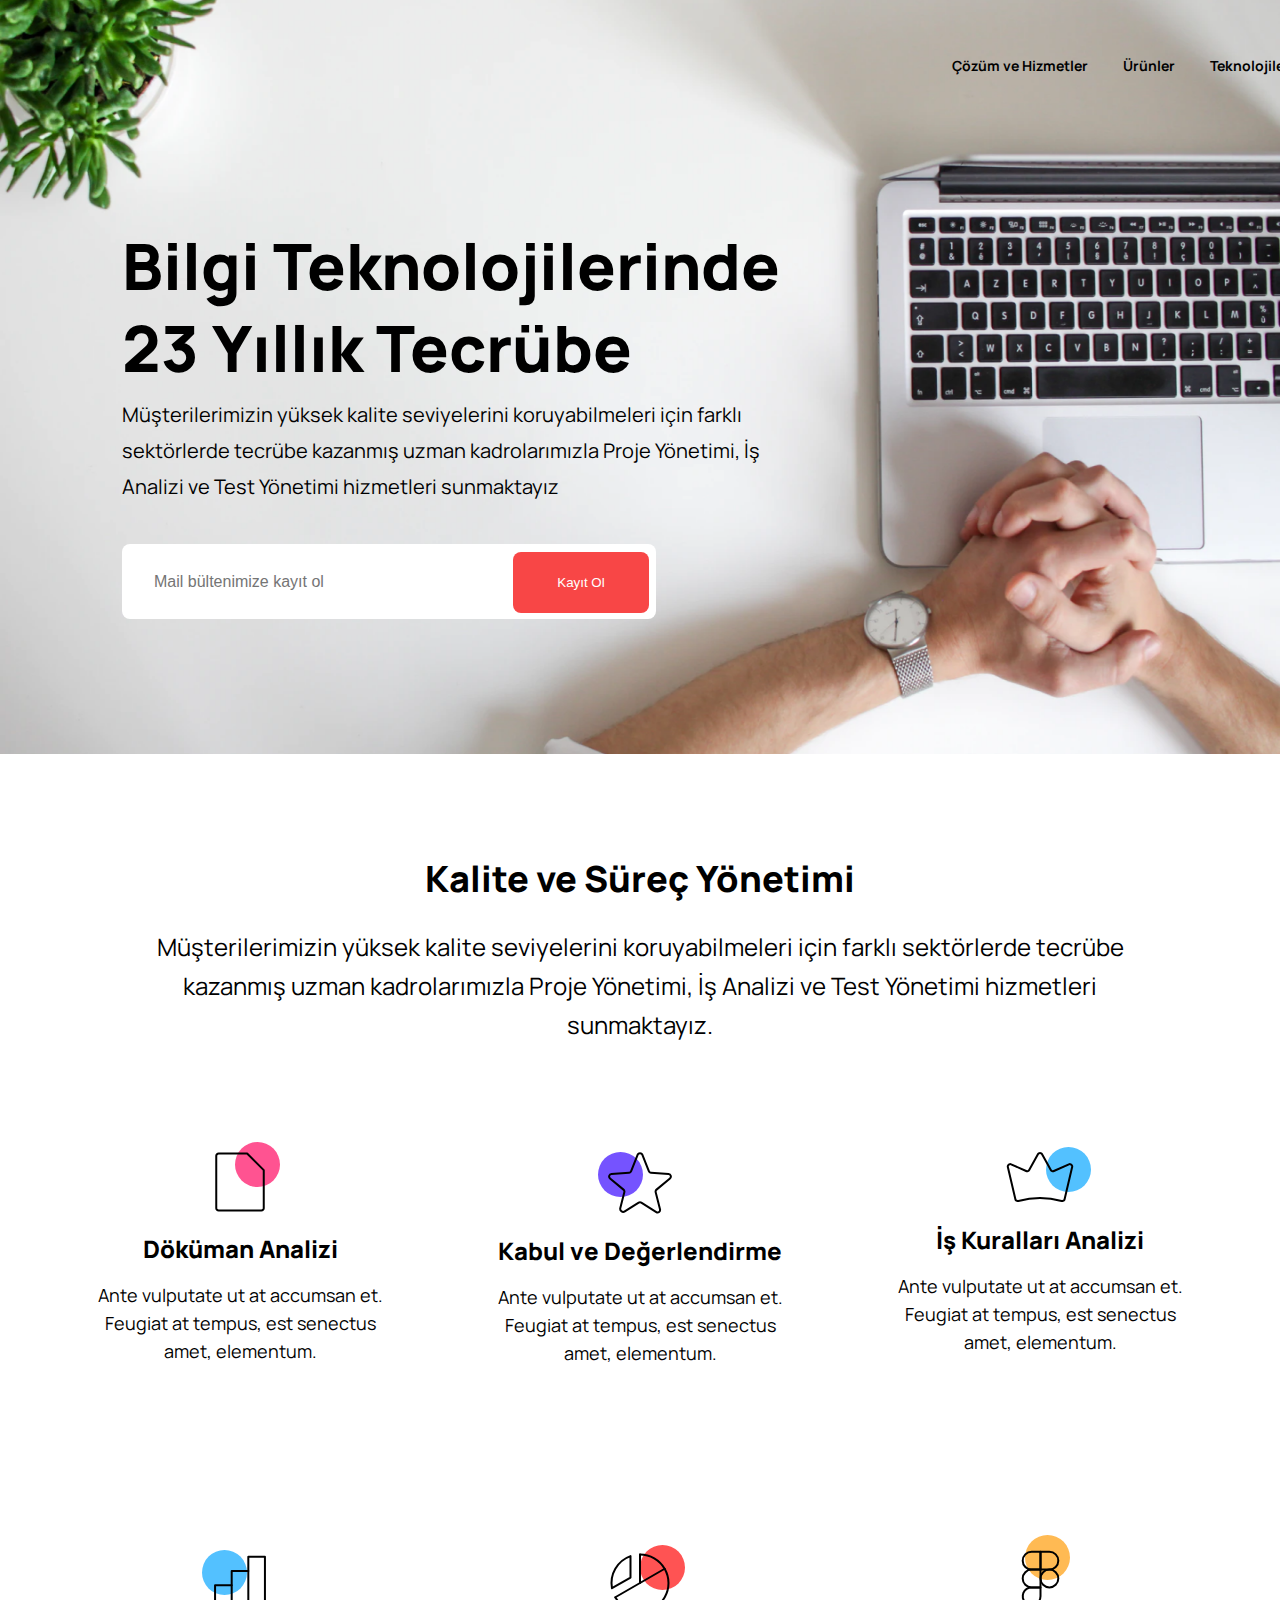
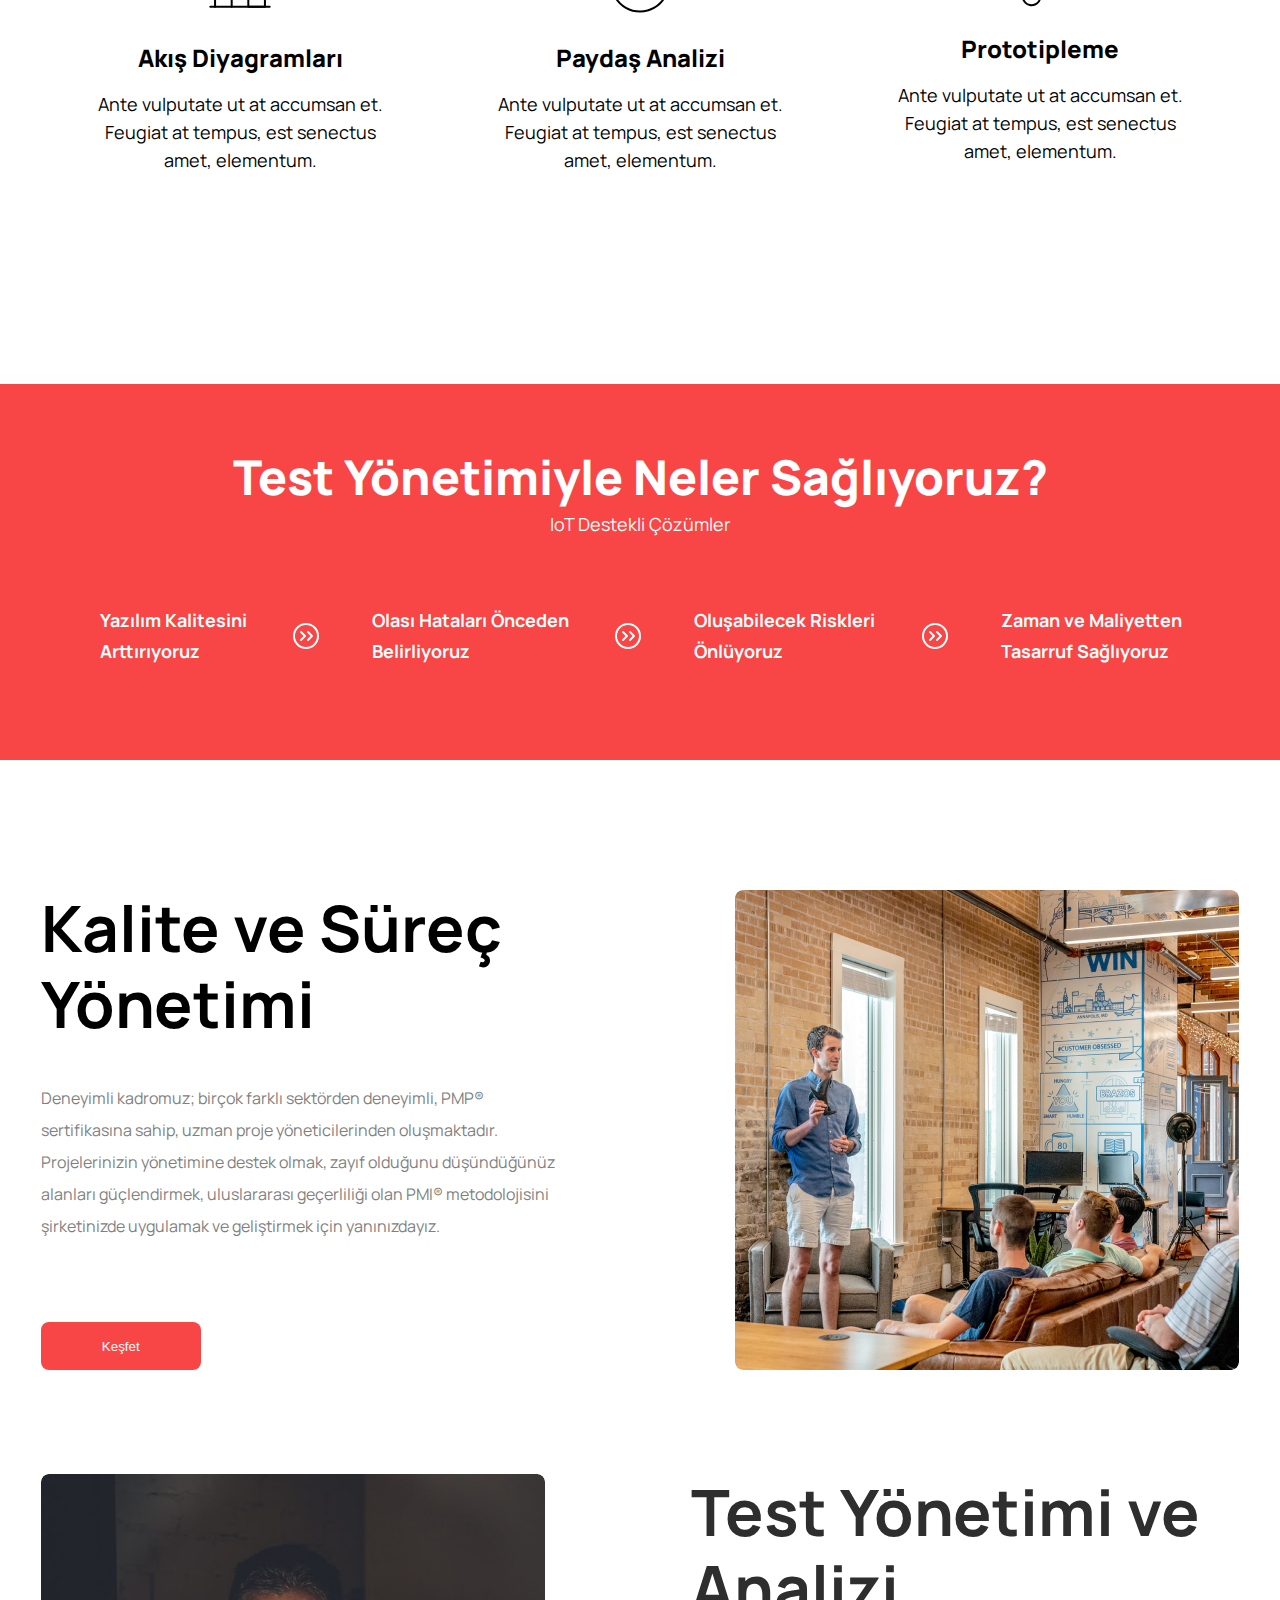
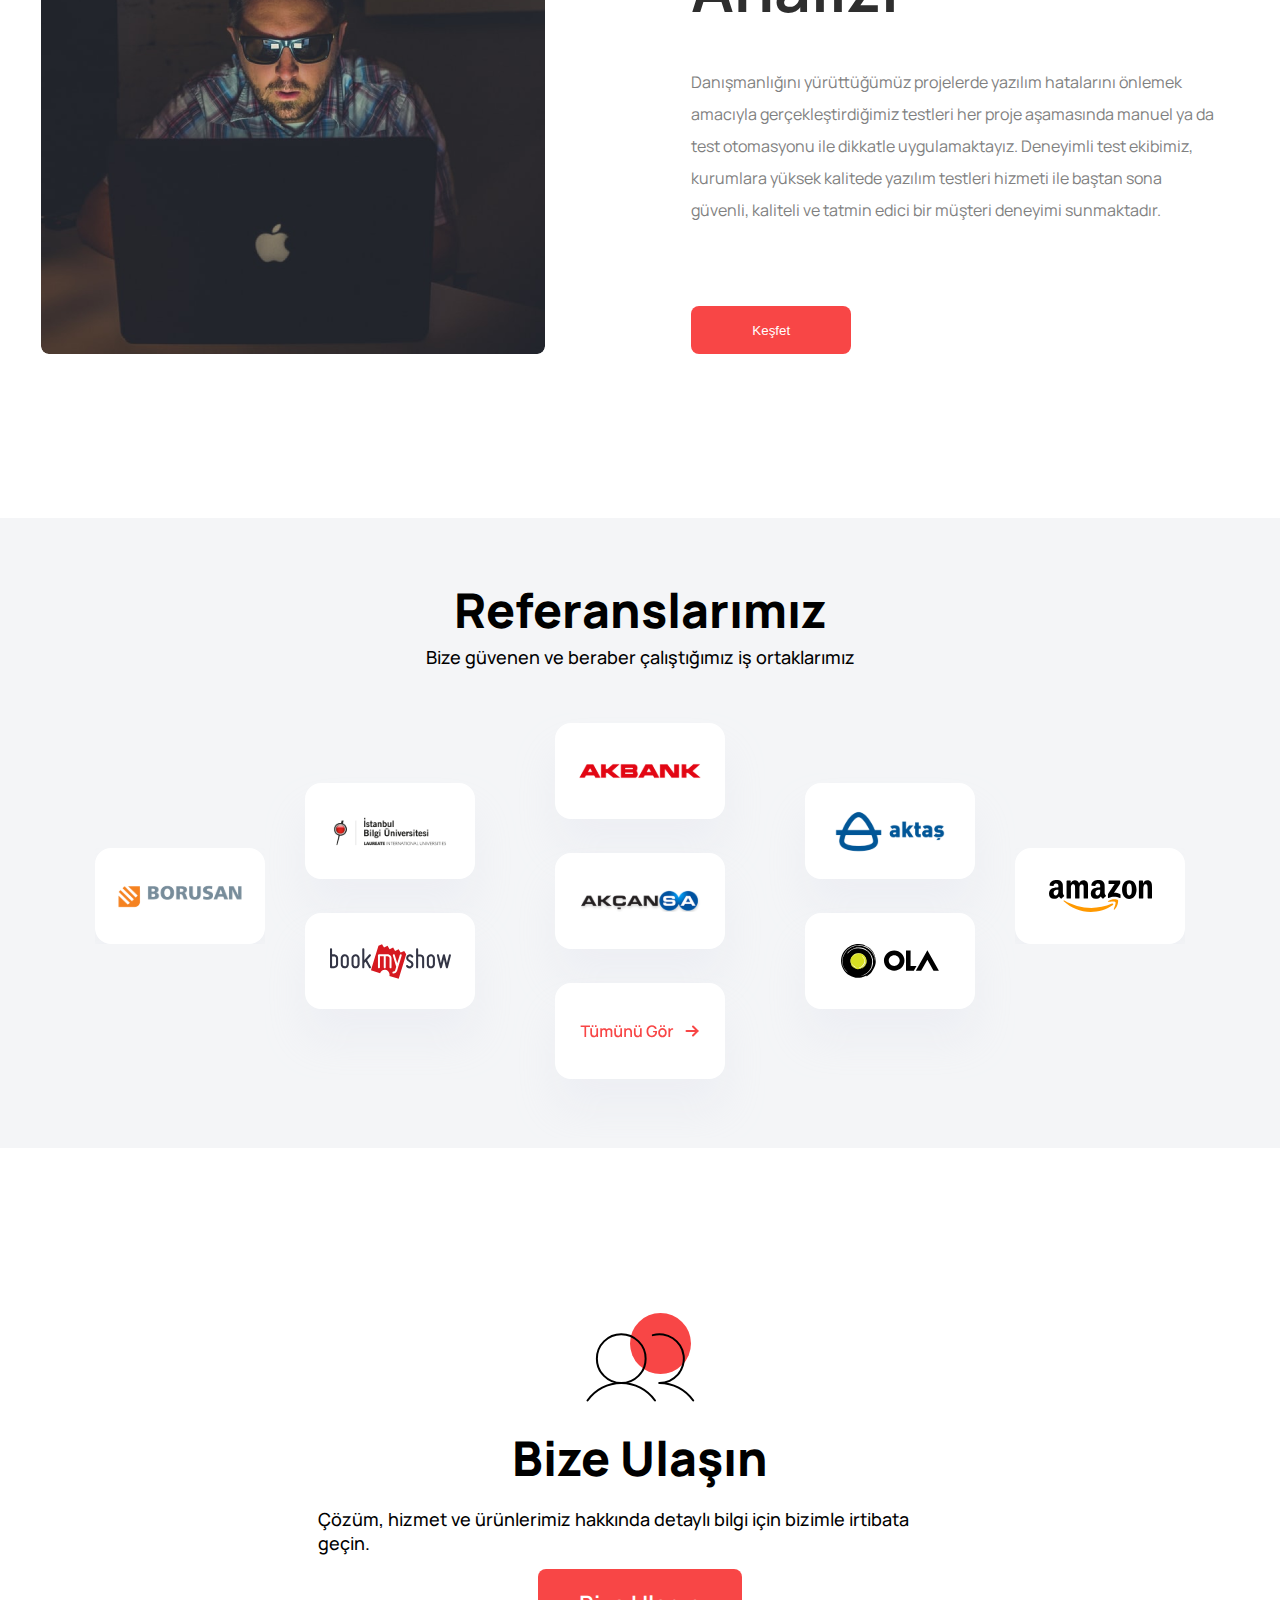
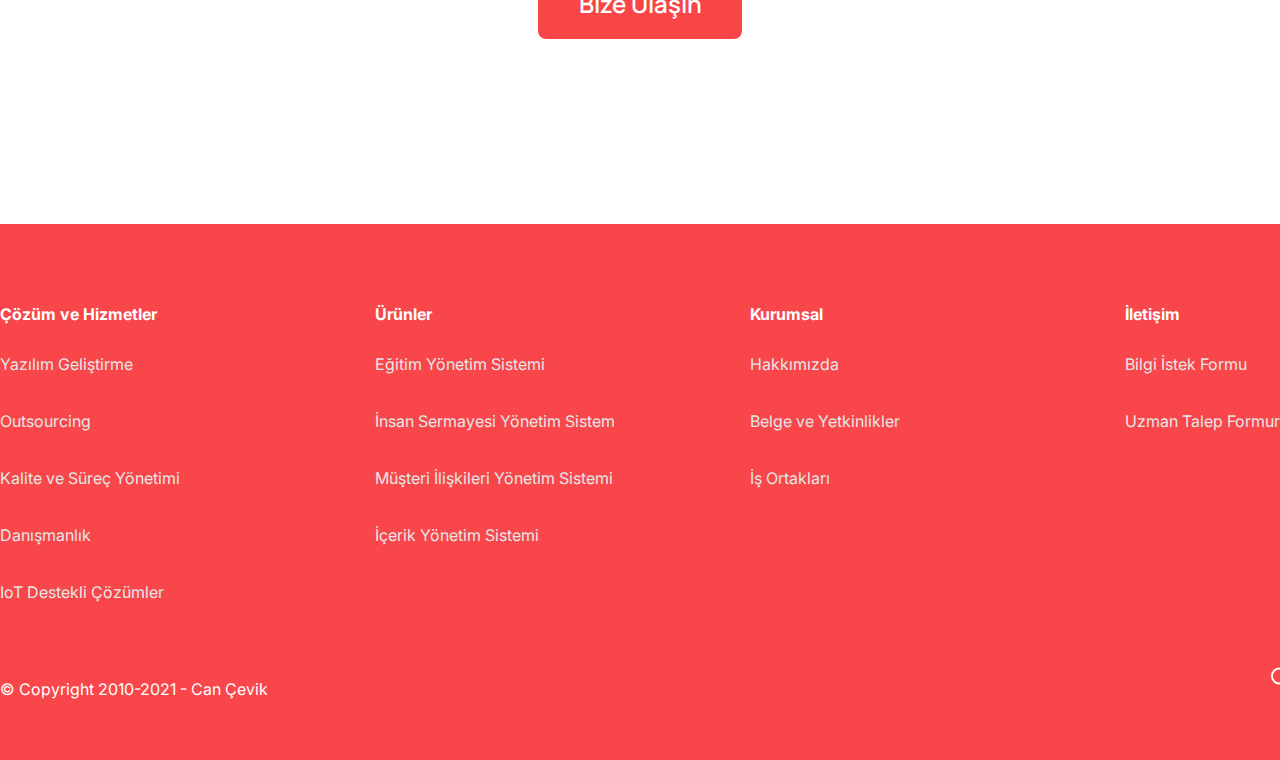
<file: index.html>
<!DOCTYPE html>
<html lang="tr">
<head>
    <meta charset="UTF-8">
    <title>Title</title>
    <meta charset="UTF-8">
    <meta name="viewport"
          content="width=device-width, user-scalable=no, initial-scale=1.0, maximum-scale=1.0, minimum-scale=1.0">
    <meta http-equiv="X-UA-Compatible" content="ie=edge">
    <link rel="stylesheet" href="style.css">
    <link rel="preconnect" href="https://fonts.googleapis.com">
    <link rel="preconnect" href="https://fonts.gstatic.com" crossorigin>
    <link href="https://fonts.googleapis.com/css2?family=Manrope:wght@400;500;600;700;800&display=swap" rel="stylesheet">
    <link href="https://fonts.googleapis.com/css2?family=Inter:wght@400;700&display=swap" rel="stylesheet">
</head>

<body>
<header>
    <section class="container">
        <div class="header_image">
            <div class="header_section">

                <div class="hamburger-menu">
                    <input id="menu__toggle" type="checkbox"/>
                    <label class="menu__btn" for="menu__toggle">
                        <span></span>
                    </label>
                    <ul class="menu__box">
                        <li><a class="menu__item" href="#">Çözüm ve Hizmetler</a></li>
                        <li><a class="menu__item" href="#">Ürünler</a></li>
                        <li><a class="menu__item" href="#">Teknolojiler</a></li>
                        <li><a class="menu__item" href="#">İnsan Kaynakları</a></li>
                        <li><a class="menu__item" href="#">Kurumsal</a></li>
                    </ul>
                    <button class="header_button-links">İletişim</button>
                </div>

                <div class="header_links">
                    <ul>
                        <li class="links"><a href="#">Çözüm ve Hizmetler</a></li>
                        <li class="links"><a href="#">Ürünler</a></li>
                        <li class="links"><a href="#">Teknolojiler</a></li>
                        <li class="links"><a href="#">İnsan Kaynakları</a></li>
                        <li class="links"><a href="#">Kurumsal</a></li>
                        <button class="header_button-links">İletişim</button>
                    </ul>
                </div>
                <div class="header_block">
                    <h1 class="header_title">Bilgi Teknolojilerinde 23 Yıllık Tecrübe</h1>
                    <h1 class="header_text">Müşterilerimizin yüksek kalite seviyelerini koruyabilmeleri için farklı sektörlerde tecrübe kazanmış uzman kadrolarımızla Proje Yönetimi, İş Analizi ve Test Yönetimi hizmetleri sunmaktayız</h1>
                    <div class="search_box">
                        <input class="input_field" type="text"  placeholder="Mail bültenimize kayıt ol">
                        <button class="search_button">Kayıt Ol</button>
                    </div>
                </div>
            </div>
        </div>
    </section>
</header>

<div>
    <h1 class="quality_control-title">Kalite ve Süreç Yönetimi</h1>
    <h1 class="quality_control-text">Müşterilerimizin yüksek kalite seviyelerini koruyabilmeleri için farklı sektörlerde tecrübe kazanmış uzman kadrolarımızla Proje Yönetimi, İş Analizi ve Test Yönetimi hizmetleri sunmaktayız.</h1>
</div>

<section class="container">
    <div class="section_quality_control">
        <div class="wrapper">
            <div class="wrapper_block">
                <div class="file_figure">
                    <img class="pink_ball" src="Images/PinkEllipse.svg" alt="">
                    <img class="figure" src="Images/VectorFile.svg" alt="">
                </div>
                <h1 class="wrapper_block_title">Döküman Analizi</h1>
                <h1 class="wrapper_block_text">Ante vulputate ut at accumsan et. Feugiat at tempus, est senectus amet, elementum.</h1>
            </div>
            <div class="wrapper_block">
                <div class="figures">
                    <img class="purple_ball" src="Images/PurpleElipse.svg" alt="">
                    <img class="figure" src="Images/VectorStar.svg" alt="">
                </div>
                <h1 class="wrapper_block_title">Kabul ve Değerlendirme</h1>
                <h1 class="wrapper_block_text">Ante vulputate ut at accumsan et. Feugiat at tempus, est senectus amet, elementum.</h1>
            </div>
            <div class="wrapper_block">
                <div class="figures">
                    <img class="blue_ball" src="Images/BlueElipse.svg" alt="">
                    <img class="figure" src="Images/VectorCrown.svg" alt="">
                </div>

                <h1 class="wrapper_block_title">İş Kuralları Analizi</h1>
                <h1 class="wrapper_block_text">Ante vulputate ut at accumsan et. Feugiat at tempus, est senectus amet, elementum.</h1>
            </div>
            <div class="wrapper_block">
                <div class="figures">
                    <img class="second_blue_ball" src="Images/BlueElipse.svg" alt="">
                    <img class="figure" src="Images/ChartBar.svg" alt="">
                </div>

                <h1 class="wrapper_block_title">Akış Diyagramları</h1>
                <h1 class="wrapper_block_text">Ante vulputate ut at accumsan et. Feugiat at tempus, est senectus amet, elementum.</h1>
            </div>
            <div class="wrapper_block">
                <div class="figures">
                    <img class="red_ball" src="Images/RedEllipse.svg" alt="">
                    <img class="figure" src="Images/ChartPieSlice.svg" alt="">
                </div>

                <h1 class="wrapper_block_title">Paydaş Analizi</h1>
                <h1 class="wrapper_block_text">Ante vulputate ut at accumsan et. Feugiat at tempus, est senectus amet, elementum.</h1>
            </div>
            <div class="wrapper_block">
                <div class="figures">
                    <img class="yellow_ball" src="Images/YellowEllipse.svg" alt="">
                    <img class="figure" src="Images/FigmaLogo.svg" alt="">
                </div>

                <h1 class="wrapper_block_title">Prototipleme</h1>
                <h1 class="wrapper_block_text">Ante vulputate ut at accumsan et. Feugiat at tempus, est senectus amet, elementum.</h1>
            </div>
        </div>
    </div>
</section>

<section class="container">
    <div class="section_offers">
        <div class="offers">
            <div class="offers_info">
                <h1 class="offers-title">Test Yönetimiyle Neler Sağlıyoruz?</h1>
                <h1 class="offers-text">IoT Destekli Çözümler</h1>
            </div>
            <div class="steps">
                <div class="first_step">
                    <h1 class="first_step-title">Yazılım Kalitesini Arttırıyoruz</h1>
                    <img class="circle"  src="Images/CaretCircleDoubleRight.svg" alt="">
                </div>
                <div class="second_step">
                    <h1 class="second_step-title">Olası Hataları Önceden Belirliyoruz</h1>
                    <img class="circle" src="Images/CaretCircleDoubleRight.svg" alt="">
                </div>
                <div class="third_step">
                    <h1 class="third_step-title">Oluşabilecek Riskleri Önlüyoruz</h1>
                    <img class="circle" src="Images/CaretCircleDoubleRight.svg" alt="">
                </div>
                <div class="fourth_step">
                    <h1 class="fourth_step-title">Zaman ve Maliyetten Tasarruf Sağlıyoruz</h1>
                </div>
            </div>
        </div>
    </div>
</section>

<section class="container">
    <div class="section-about_us">
        <div class="about-us_block">
            <h1 class="about-us-title">Kalite ve Süreç Yönetimi</h1>
            <h1 class="about-us-text">Deneyimli kadromuz; birçok farklı sektörden deneyimli, PMP® sertifikasına sahip, uzman proje yöneticilerinden oluşmaktadır. Projelerinizin yönetimine destek olmak, zayıf olduğunu düşündüğünüz alanları güçlendirmek, uluslararası geçerliliği olan PMI® metodolojisini şirketinizde uygulamak ve geliştirmek için yanınızdayız.</h1>
            <button class="button_find">Keşfet</button>
        </div>
        <div class="first_illustration">
            <img class="illustration" src="Images/Illustration.png" alt="">
        </div>
    </div>
    <div class="section-about_testing">
        <div class="second_illustration">
            <img class="illustration2" src="Images/Illustration2.png" alt="">
        </div>
        <div class="about-testing_block">
            <h1 class="about-testing-title">Test Yönetimi ve Analizi</h1>
            <h1 class="about-testing-text">Danışmanlığını yürüttüğümüz projelerde yazılım hatalarını önlemek amacıyla gerçekleştirdiğimiz testleri her proje aşamasında manuel ya da test otomasyonu ile dikkatle uygulamaktayız. Deneyimli test ekibimiz, kurumlara yüksek kalitede yazılım testleri hizmeti ile baştan sona güvenli, kaliteli ve tatmin edici bir müşteri deneyimi sunmaktadır.</h1>
            <button class="button_find">Keşfet</button>
        </div>
    </div>
</section>

<section class="container">
    <div class="our_partners">
        <div class="services">
            <div class="services-title">
                <h1>Referanslarımız</h1>
            </div>
            <div class="services-text">
                <h1>Bize güvenen ve beraber çalıştığımız iş ortaklarımız</h1>
            </div>
            <div>
                <div class="advertisement">
                    <div class="first_img">
                        <img src="Images/1service.svg" alt="">
                    </div>
                    <div class="second_img">
                        <img src="Images/2service.svg" alt="">
                        <img src="Images/3service.svg" alt="">
                    </div>
                    <div class="third_img">
                        <img src="Images/4service.svg" alt="">
                        <img src="Images/5service.svg" alt="">
                        <img src="Images/6service.svg" alt="">
                    </div>
                    <div class="fourth_img">
                        <img src="Images/7service.svg" alt="">
                        <img src="Images/8service.svg" alt="">
                    </div>
                    <div class="fifth_img">
                        <img src="Images/9service.svg" alt="">
                    </div>
                </div>
            </div>
        </div>
    </div>
</section>

<section class="container">
    <div class="contacts">
        <div class="users">
            <img class="red_ellipse" src="Images/redBall2.svg" alt="">
            <img class="users_img" src="Images/Users.svg" alt="">
        </div>
        <div class="call_us">
            <h1 class="call_us-title">Bize Ulaşın</h1>
            <h1 class="call_us-text">Çözüm, hizmet ve ürünlerimiz hakkında detaylı bilgi için bizimle irtibata geçin.</h1>
        </div>
        <div class="btn_call_block">
            <button class="button_call">Bize Ulaşın</button>
        </div>
    </div>
</section>
</body>


<footer class="footer">
    <section class="container">
        <div class="section_footer">
            <div class="link_block">
                <h2>Çözüm ve Hizmetler</h2>
                <nav class="footer_links">
                    <ul class="text_links">
                        <li>
                            <a class="text" href="#">Yazılım Geliştirme</a>
                        </li>
                        <li>
                            <a class="text" href="#">Outsourcing</a>
                        </li>
                        <li>
                            <a class="text" href="#">Kalite ve Süreç Yönetimi</a>
                        </li>
                        <li>
                            <a class="text" href="#">Danışmanlık</a>
                        </li>
                        <li>
                            <a class="text" href="#">IoT Destekli Çözümler</a>
                        </li>
                    </ul>
                </nav>
            </div>
            <div class="link_block">
                <h2>Ürünler</h2>
                <nav class="footer_links">
                    <ul class="text_links">
                        <li>
                            <a class="text" href="#">Eğitim Yönetim Sistemi</a>
                        </li>
                        <li>
                            <a class="text" href="#">İnsan Sermayesi Yönetim Sistem</a>
                        </li>
                        <li>
                            <a class="text" href="#">Müşteri İlişkileri Yönetim Sistemi</a>
                        </li>
                        <li>
                            <a class="text" href="#">İçerik Yönetim Sistemi</a>
                        </li>
                    </ul>
                </nav>
            </div>
            <div class="link_block">
                <h2>Kurumsal</h2>
                <nav class="footer_links">
                    <ul class="text_links">
                        <li>
                            <a class="text" href="#">Hakkımızda</a>
                        </li>
                        <li>
                            <a class="text" href="#">Belge ve Yetkinlikler</a>
                        </li>
                        <li>
                            <a class="text" href="#">İş Ortakları</a>
                        </li>
                    </ul>
                </nav>
            </div>
            <div class="link_block">
                <h2>İletişim</h2>
                <nav class="footer_links">
                    <ul class="text_links">
                        <li>
                            <a class="text" href="#">Bilgi İstek Formu</a>
                        </li>
                        <li>
                            <a class="text" href="#">Uzman Talep Formur</a>
                        </li>
                    </ul>
                </nav>
            </div>
        </div>

        <div class="lower_footer">
            <div class="lower_footer-text">
                <h2 class="footer_text">© Copyright 2010-2021 - Can Çevik</h2>
            </div>
            <div class="social_networks">
                <img class="first_logo" src="Images/MediumLogo.svg" alt="">
                <img class="logs" src="Images/LinkedinLogo.svg" alt="">
                <img class="logs" src="Images/TwitterLogo.svg" alt="">
                <img class="logs" src="Images/InstagramLogo.svg" alt="">
                <img class="logs" src="Images/FacebookLogo.svg" alt="">
            </div>
        </div>
    </section>
</footer>
</html>
</file>
<file: style.css>
body {
    padding: 0;
    margin: 0;
}
:root{
    --test: #F84646;
}
.container{
    width: 100%;
}

.header_section{
    width: 1800px;
    margin: 0 auto;
}

.header_image{
    background: url(Images/Rectangle1.png) no-repeat;
    background-size: 100% 100%;
    width: 100%;
    height: 754px;
}

.hamburger-menu{
    display: none;
}

.header_links ul{
    justify-content: flex-end;
    align-items: center;
    display: flex;
    padding-top: 45px;
    margin-right: 130px;
}

.links:hover{
    text-decoration: underline;
}

ul{
    margin-top: 0;
    list-style-type: none;
}

li a{
    font-family: Manrope;
    text-decoration: none;
    color: #000000;
    margin-left: 35px;
    font-weight: 700;
    font-size: 14px;
}

.header_button-links{
    background-color: #F84646;
    font-weight: bold;
    width: 91px;
    height: 40px;
    margin-left: 40px;
    border-radius: 5px;
    color: #FFFFFF;
    border: none;
    align-items: center;
    padding: 10px 20px;
}

.header_button-links:hover{
    background: #d44242;
    cursor: pointer;
}

.header_block{
    padding-left: 122px;
    margin-top: 140px;
}

.header_title{
    font-family: Manrope;
    width: 665px;
    height: 164px;
    font-weight: 800;
    font-size: 64px;
    line-height: 82px;
}

.header_text{
    font-family: Manrope;
    width: 650px;
    height: 99px;
    margin-top: -35px;
    font-weight: 400;
    font-size: 20px;
    line-height: 36px;
}

.input_field{
    margin-top: 35px;
    font-size: 16px;
    padding-left: 32px;
    padding-right: 202px;
    width: 300px;
    height: 73px;
    border-radius: 8px;
    border-style: none;
    outline: none;
}

.search_button{
    position: relative;
    left: -147px;
    background-color: var(--test);
    width: 136px;
    height: 61px;
    border-radius: 8px;
    border: none;
    color: #FFFFFF;
}
.search_button:hover{
    background: #d44242;
    cursor: pointer;
}

.section_quality_control{
    display: flex;
    flex-direction: row;
    width: 1200px;
    margin: 0 auto;
}

.quality_control-title{
    font-family: Manrope;
    margin-top: 100px;
    font-weight: 800;
    font-size: 36px;
    line-height: 49px;
    text-align: center;
}

.quality_control-text{
    font-family: Manrope;
    margin-left: auto;
    margin-right: auto;
    text-align: center;
    width: 994px;
    height: 109px;
    font-weight: normal;
    font-size: 24px;
    line-height: 39px;
}

.wrapper {
    margin-top: 100px;
    display: grid;
    grid-template-columns: 1fr 1fr 1fr;
    background: #e3e8e5;
    width: 100%;
    height: 800px;
}

.wrapper_block{
    text-align: center;
    background: white;
    width: 100%;
}

.wrapper_block_title{
    font-family: Manrope;
    margin-left: auto;
    margin-right: auto;
    font-weight: 800;
    font-size: 24px;
}

.wrapper_block_text{
    font-family: Manrope;
    margin-left: auto;
    margin-right: auto;
    width: 298px;
    font-weight: normal;
    font-size: 18px;
    line-height: 28px;
}

.figure{
    text-align: center;
    position: relative;
}

.figure:hover{
    cursor: pointer;
}

.wrapper_block_title:hover{
    text-decoration: underline;
    cursor: pointer;
}

.pink_ball{
    position: absolute;
    margin-left: 20px;
    margin-top: -10px;
}

.purple_ball{
    position: absolute;
    margin-left: -10px;
}

.blue_ball{
    position: absolute;
    margin-left: 40px;
    margin-top: -5px;
}

.second_blue_ball{
    position: absolute;
    margin-top: 5px;
}

.red_ball{
    position: absolute;
    margin-left: 38px;
}

.yellow_ball{
    position: absolute;
    margin-top: -10px;
    margin-left: 18px;
}

.section_offers{
    width: 100%;
    margin: 0 auto;
}

.offers{
    width: 100%;
    background: #F84646;
    height: 376px;
}

.offers_info{
    width: 100%;
    margin: 0 auto;
}

.offers-title{
    font-family: Manrope;
    margin-left: auto;
    margin-right: auto;
    text-align: center;
    padding-top: 60px;
    font-weight: 800;
    font-size: 48px;
    color: #FFFFFF;
}

.offers-text{
    font-family: Manrope;
    text-align: center;
    margin-top: -30px;
    margin-left: auto;
    margin-right: auto;
    font-weight: normal;
    font-size: 18px;
    color: #FFFFFF;
}

.steps{
    justify-content: center;
    display: flex;
    padding-top: 45px;
    width: 700px;
    margin: 0 auto;
}

.first_step{
    display: flex;
}

.first_step-title{
    font-family: Manrope;
    width: 180px;
    margin-left: 50px;
    font-size: 18px;
    line-height: 31px;
    color: #FFFFFF;
}

.second_step{
    display: flex;
}

.second_step-title{
    font-family: Manrope;
    width: 230px;
    margin-left: 50px;
    font-size: 18px;
    line-height: 31px;
    color: #FFFFFF;
}

.third_step{
    display: flex;
}

.third_step-title{
    font-family: Manrope;
    width: 215px;
    height: 62px;
    margin-left: 50px;
    font-size: 18px;
    line-height: 31px;
    color: #FFFFFF;
}

.fourth_step-title{
    font-family: Manrope;
    width: 230px;
    height: 62px;
    margin-left: 50px;
    font-size: 18px;
    line-height: 31px;
    color: #FFFFFF;
}

.circle{
    padding-left: 10px;
}

.section-about_us{
    display: flex;
    width: 1200px;
    margin: 0 auto;
    margin-top: 130px;
}

.about-us_block{
    margin: 0 auto;
}

.about-us-title{
    font-family: Manrope;
    margin: 0;
    width: 520px;
    height: 152px;
    font-style: normal;
    font-size: 64px;
    line-height: 76px;
}

.about-us-text{
    font-family: Manrope;
    margin-top:40px;
    width: 523px;
    height: 160px;
    font-weight: normal;
    font-size: 16px;
    line-height: 32px;
    color: #808080;
}

.about-testing_block{
    margin: 0 auto;
    padding-left: 145px;
}

.illustration{
    width: 504px;
    height: 480px;
    border-radius: 8px;
}

.first_illustration{
    padding-left: 170px;
    margin: 0 auto;
}

.second_illustration{
    margin: 0 auto;
}

.button_find{
    margin-top: 69px;
    width: 160px;
    height: 48px;
    background: #F84646;
    border-radius: 8px;
    border: none;
    color: white;
}

.button_find:hover{
    background: #d44242;
    cursor: pointer;
}

.section-about_testing{
    display: flex;
    width: 1200px;
    margin: 0 auto;
    margin-top: 100px;
}

.illustration2{
    width: 504px;
    height: 480px;
    border-radius: 8px;
}

.about-testing-title{
    font-family: Manrope;
    margin: 0;
    width: 548px;
    font-weight: bold;
    font-size: 64px;
    line-height: 76px;
    color: #2E2E2E;
}

.about-testing-text{
    font-family: Manrope;
    width: 523px;
    margin-top:40px;
    font-weight: normal;
    font-size: 16px;
    line-height: 32px;
    color: #808080;
}

.services{
    width: 900px;
    margin: 0 auto;
}

.our_partners{
    margin-top: 160px;
    height: 630px;
    background: #F4F5F7;
}

.services-title{
    text-align: center;
    padding-top: 59px;
}

.services-title h1{
    font-family: Manrope;
    margin: 0;
    height: 64px;
    font-size: 48px;
    font-weight: 800;
}

.services-text{
    margin: 0 auto;
    text-align: center;
}

.services-text h1{
    font-family: Manrope;
    margin: 0;
    font-size: 18px;
    font-weight: 500;
    line-height: 32px;
}

.advertisement{
    margin-top: 40px;
    display: flex;
    align-items: center;
    justify-content: center;
}

.advertisement img{
    margin-bottom: -50px;
}

.first_img{
    padding-bottom: 60px;
}

.fifth_img{
    padding-bottom: 60px;
}

.contacts{
    width: 100%;
    margin: 0 auto;
}

.users{
    text-align: center;
}

.users_img{
    position: relative;
    margin-top: 160px;
}

.red_ellipse {
    position: absolute;
    margin-top: 165px;
    margin-left: 50px;
}

.call_us-title{
    font-family: Manrope;
    margin-top: 10px;
    margin-left: auto;
    margin-right: auto;
    width: 256px;
    height: 32px;
    font-weight: 800;
    font-size: 48px;
    line-height: 32px;
}

.call_us-text{
    font-family: Manrope;
    margin-left: auto;
    margin-right: auto;
    width: 645px;
    height: 32px;
    font-weight: 500;
    font-size: 18px;
}

.button_call{
    font-family: Manrope;
    width: 204px;
    height: 70px;
    color: #FFFFFF;
    background: #F84646;
    border-radius: 8px;
    border: none;
    font-weight: 600;
    font-size: 24px;
}

.button_call:hover{
    background: #d44242;
    cursor: pointer;
}

.btn_call_block{
    margin-top: 30px;
    display: flex;
    justify-content: center;
}

.footer{
    background: #F8464A;
    height: 536px;
    margin-top: 185px;
}

.section_footer{
    width: 1500px;
    margin: 0 auto;
    display: grid;
    grid-template-columns: 1fr 1fr 1fr 1fr;
}

.text_links{
    padding: 0;
}

.text_links li{
    margin-top: 24px;
    font-size: 16px;
    font-weight: 400;
    line-height: 32px;
}

.link_block h2{
    font-family: Inter;
    font-weight: bold;
    font-size: 16px;
    color: #FFFFFF;
    margin-top: 80px;
}

.text{
    font-family: Inter;
    font-weight: normal;
    font-size: 16px;
    line-height: 32px;
    margin-left: 0;
    text-decoration: none;
    color: #E6E6E6;
}

.lower_footer{
    display: flex;
    width: 1500px;
    margin: 0 auto;
    margin-top: 35px;
}

.footer_text{
    font-family: Inter;
    width: 400px;
    height: 32px;
    font-weight: normal;
    font-size: 16px;
    line-height: 32px;
    color: #FFFFFF;
}

.text:hover{
    text-decoration: underline;
}

.social_networks{
    margin-left: 870px;
}

.social_networks img:hover{
    cursor: pointer;
    opacity: 0.33;
}

.logs{
    padding-left: 10px;
}
</file>
